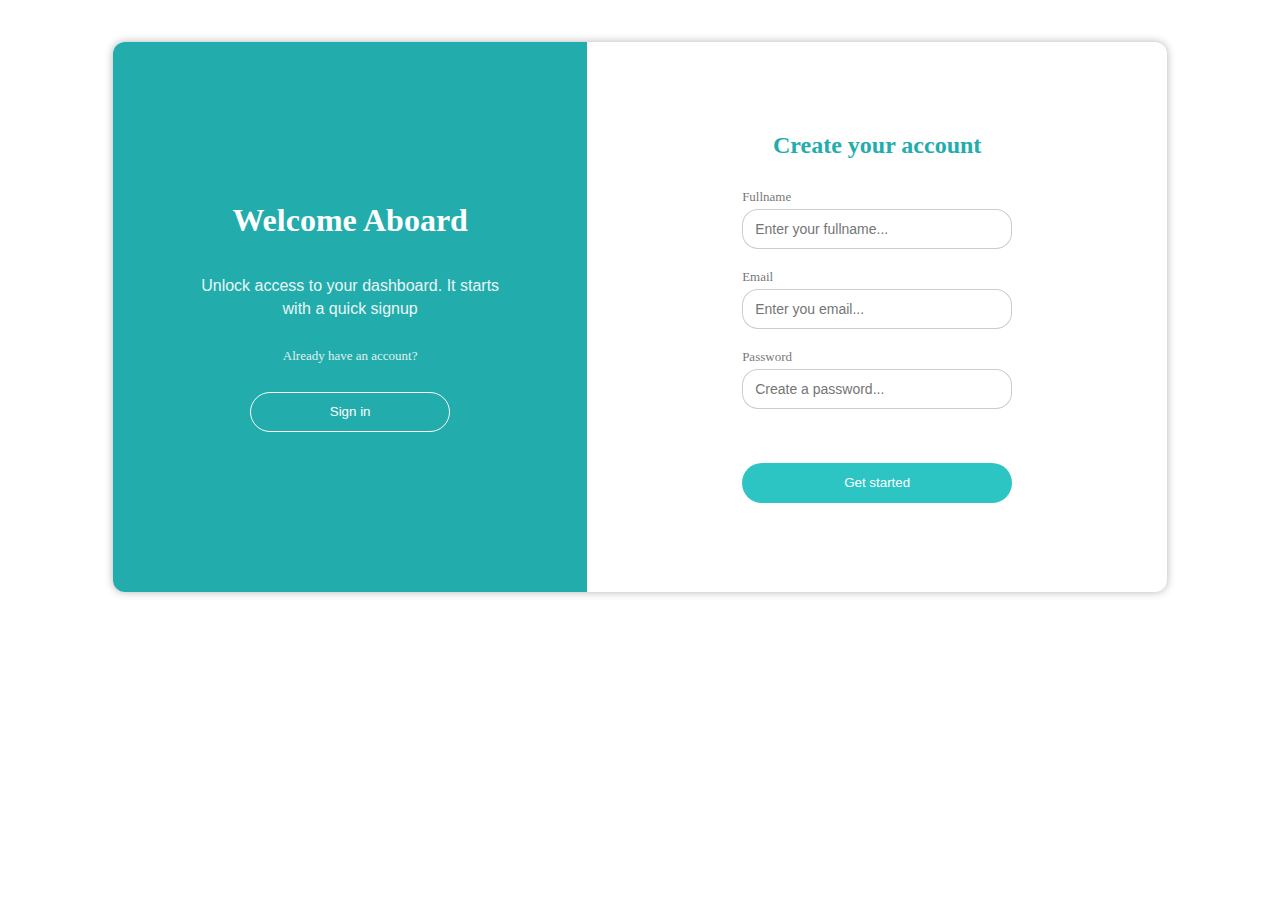
<file: index.html>
<!DOCTYPE html>
<html lang="en">
<head>
    <meta charset="UTF-8">
    <meta name="viewport" content="width=device-width, initial-scale=1.0">
    <title>Sign up</title>
    <link rel="stylesheet" href="styles.css">
    <!-- linking the javascript file to the html -->
    <script src="script.js" defer></script>
</head>
<body>
    <div class="formContainer">
        <div class="welcomeContainer">
            <div class="welcomeContent">
                <h1 class="welcomeAboardHeader">Welcome Aboard</h1>

                <p class="subtext">Unlock access to your dashboard. It starts with a quick signup</p>

                <p class="haveAnAccount">Already have an account?</p>

                <button name="sign in" id="signIn" onclick="goToLogin()" value="sign in">Sign in</button>

            </div>
        </div>

        <div class="createAccountContainer">
            <div class="createAccountContent">
                <h2 class="createAccountHeader">Create your account</h1>
                
                <form action="#" id="form">
                    <div class="inputContainer">
                        <label for="name" class="label">Fullname</label><br>
                        <input type="text" name="name"  id="name" class="input" placeholder="Enter your fullname..." required><br><br>

                        <label for="signUpEmail" class="label">Email</label><br>
                        <input type="email" name="signUpEmail" id="signUpEmail" class="input"  placeholder="Enter you email..." required><br><br>

                        <label for="signUpPassword" class="label">Password</label><br>
                        <input type="password" name="signUpPassword" id="signUpPassword" class="input"  placeholder="Create a password..." required><br><br>

                        <p class="message" id="bounceMessage"></p>
                    </div>

                    <input type="submit" name="sign up" id="signUp" value="Get started">

                </form>
            </div>
        </div>
    </div>
</body>
</html>
</file>
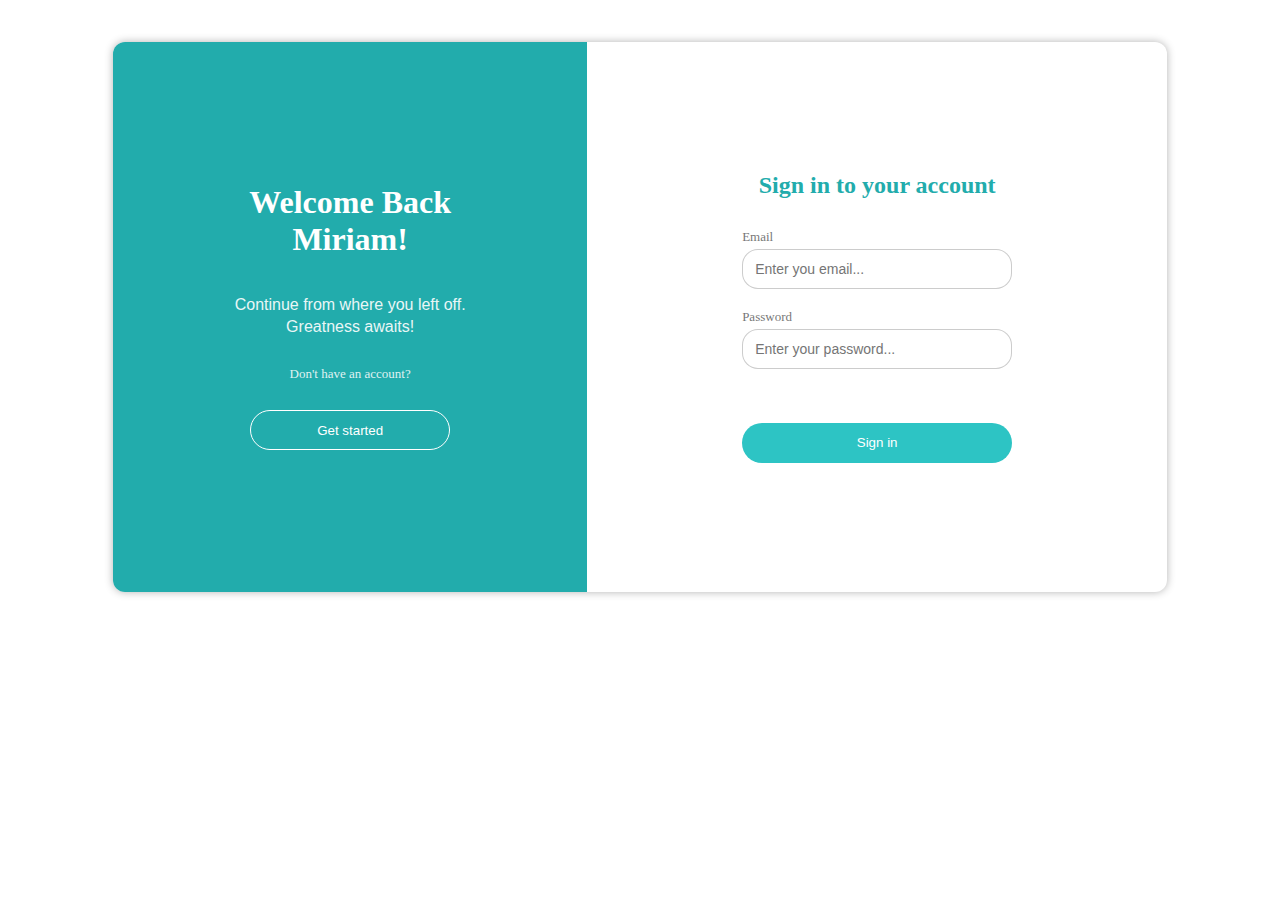
<file: login.html>
<!DOCTYPE html>
<html lang="en">
<head>
    <meta charset="UTF-8">
    <meta name="viewport" content="width=device-width, initial-scale=1.0">
    <title>Sign in</title>
    <link rel="stylesheet" href="styles.css">
    <!-- linking the javascript file to the html -->
    <script src="script.js" defer></script>
</head>
<body>
    <div class="formContainer">
        <div class="welcomeContainer">
            <div class="welcomeContent">
                <h1 class="welcomeAboardHeader">Welcome Back Miriam!</h1>

                <p class="subtext">Continue from where you left off. Greatness awaits!</p>

                <p class="haveAnAccount">Don't have an account?</p>

                <input type="submit" name="sign up" id="signUp1" onclick="goToSignup()" value="Get started">

            </div>
        </div>

        <div class="loginToAccountContainer">
            <div class="loginToAccountContent">
                <h2 class="loginToAccountHeader">Sign in to your account</h1>
                
                <form action="#" id="loginForm">
                    <div class="inputContainer">
                        <label for="email" class="label">Email</label><br>
                        <input type="email" name="email" id="email" class="input"  placeholder="Enter you email..." required><br><br>

                        <label for="loginPassword" class="label">Password</label><br>
                        <input type="password" name="loginPassword" id="logInPassword" class="input"  placeholder="Enter your password..." required><br><br>

                        <p class="message" id="logInMessage"></p>
                    </div>

                    <input type="submit" name="sign in" id="signIn1" value="Sign in">

                </form>
            </div>
        </div>
    </div>
</body>
</html>
</file>
<file: styles.css>
*{
    margin: 0px;
    padding: 0px;
    border: 0px;
    box-sizing: border-box;
}

body{
    overflow-x: hidden;
    min-height: 100vh;
    padding: 20px;
}

.formContainer{
    display: flex;
    width: 85%;
    min-width: 1000px;
    height: auto;
    min-height: 550px;
    margin: 22px auto;
    box-shadow: 0px 0px 8px rgba(0, 0, 0, 0.3);
    border-radius: 12px;
    overflow: hidden;  /* to ensure that the corners are rounded well */
}

.welcomeContainer{
    width: 45%;
    min-width: 450px;
    display: flex;
    align-items: center;
    justify-content: center;
    text-align: center;
    background-color: rgb(34, 172, 172);
    color: rgb(255, 255, 255);
}

.welcomeContent{
    display: flex;
    flex-direction: column;
    align-items: center; /* aligns items horizontally in the webcontent div */
    justify-content: space-between;
    gap: 28px;
    width: 100%;
    max-width: 300px;
}

.welcomeAboardHeader {
    font-size: 2rem;
    margin-bottom: 8px;
}

.subtext{
    font-family: sans-serif;
    font-size: 16px;
    opacity: 0.9;
    line-height: 1.4;  /* For better readability */
}

.haveAnAccount{
    font-size: 13px;
    opacity: 0.85;
}

#signIn{
    width: 100%;
    max-width: 200px; /* for responsivenes */
    height: 40px;
    border-radius: 20px;
    background-color: rgb(34, 172, 172);
    border: 1px solid rgb(255, 255, 255);
    color: rgb(255, 255, 255);
    cursor: pointer;
    transition: background-color 0.3s ease,
                color 0.3s ease;
}

/* Adding a hover effect */
#signIn:hover{
    background-color: rgb(255, 255, 255);
    color: rgb(34, 172, 172);
}

.createAccountContainer, .loginToAccountContainer{
    width: 55%;
    min-width: 550px;
    display: flex;
    align-items: center;
    justify-content: center;
}

.createAccountContent, .loginToAccountContent{
    display: flex;
    flex-direction: column;
    justify-content: space-between;
    align-items: center;
    gap: 28px;
    width: 100%;
    max-width: 350px;
}

.createAccountHeader, .loginToAccountHeader{
    color: rgb(34, 172, 172);
    text-align: left;
    font-size: 1.5rem;
}

.label{
    font-size: 13px;
    opacity: 0.55;
}

.inputContainer{
    width: 100%;
    min-width: 270px;
}

.input{
    height: 40px;
    border: 1px solid rgba(0, 0, 0, 0.2);
    border-radius: 16px;
    width: 100%;
    max-width: 270px;
    padding: 12px;
    margin-top: 4px;
    font-size: 14px;
    transition: border-color 0.3s ease;
}

/* Change color of the input field border when one wants to type */
.input:focus{
    outline: none;
    border-color: rgb(34, 172, 172);
}

.message{
    font-size: 13px;
    opacity: 0.5;
    width: 250px;
    height: 20px;
}

#signUp{
    width: 270px;
    height: 40px;
    border-radius: 20px;
    background-color: rgb(45, 196, 196);
    color: rgb(255, 255, 255);
    margin-top: 16px;
    cursor: pointer;
    transition: background-color 0.3s ease;
}

#signUp:hover{
    background-color: rgb(29, 158, 158);
}



/* Sign in page */
#signUp1{
    width: 100%;
    max-width: 200px; /* for responsivenes */
    height: 40px;
    border-radius: 20px;
    background-color: rgb(34, 172, 172);
    border: 1px solid rgb(255, 255, 255);
    color: rgb(255, 255, 255);
    cursor: pointer;
    transition: background-color 0.3s ease,
                color 0.3s ease;
}

/* Adding a hover effect */
#signUp1:hover{
    background-color: rgb(255, 255, 255);
    color: rgb(34, 172, 172);
}

#signIn1{
    width: 270px;
    height: 40px;
    border-radius: 20px;
    background-color: rgb(45, 196, 196);
    color: rgb(255, 255, 255);
    margin-top: 16px;
    cursor: pointer;
    transition: background-color 0.3s ease;
}

#signIn1:hover{
    background-color: rgb(29, 158, 158);
}
</file>
